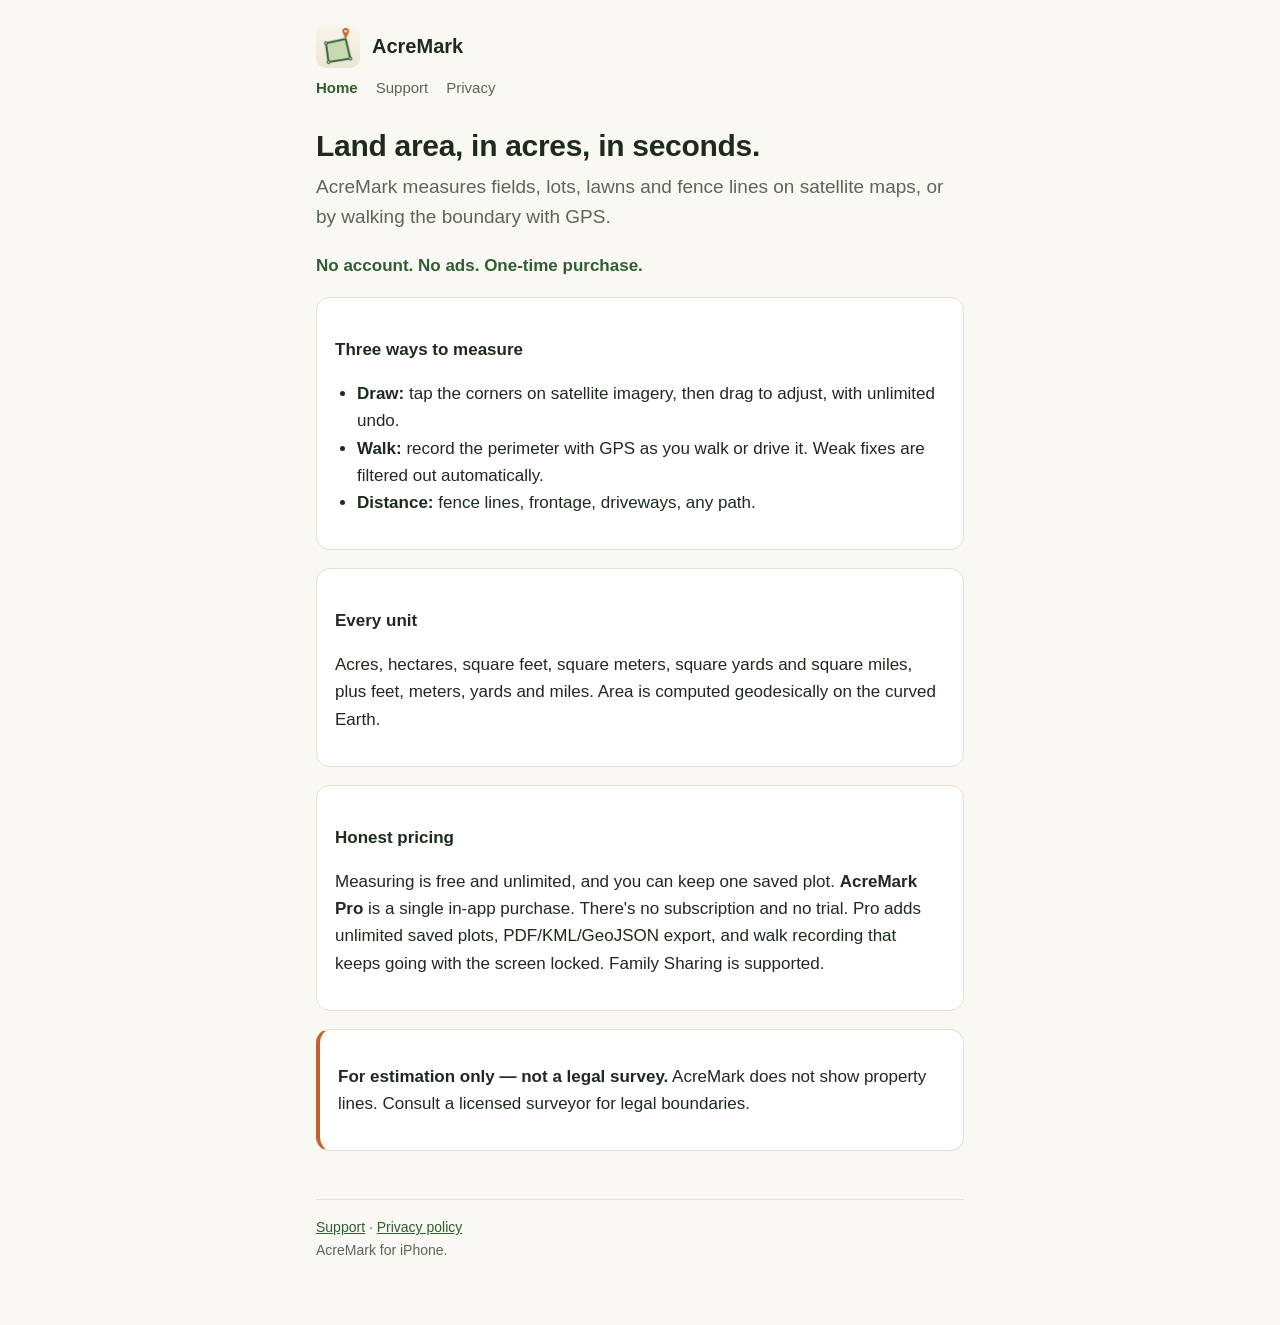
<file: index.html>
<!doctype html>
<html lang="en">
<head>
<meta charset="utf-8">
<meta name="viewport" content="width=device-width, initial-scale=1">
<title>AcreMark: Land Area Measure</title>
<meta name="description" content="Measure acres, hectares and fence lines on satellite maps or by walking the boundary. No account. No ads. One-time purchase.">
<link rel="icon" href="icon.png">
<link rel="apple-touch-icon" href="icon.png">
<link rel="stylesheet" href="style.css">
</head>
<body>
<main>
  <header class="site"><img src="icon.png" alt=""><a href="./">AcreMark</a></header>
  <nav><a href="./" aria-current="page">Home</a><a href="support.html">Support</a><a href="privacy.html">Privacy</a></nav>

  <h1>Land area, in acres, in seconds.</h1>
  <p class="lead">AcreMark measures fields, lots, lawns and fence lines on satellite maps, or by walking the boundary with GPS.</p>
  <p class="pitch">No account. No ads. One-time purchase.</p>

  <div class="card">
    <h3>Three ways to measure</h3>
    <ul>
      <li><strong>Draw:</strong> tap the corners on satellite imagery, then drag to adjust, with unlimited undo.</li>
      <li><strong>Walk:</strong> record the perimeter with GPS as you walk or drive it. Weak fixes are filtered out automatically.</li>
      <li><strong>Distance:</strong> fence lines, frontage, driveways, any path.</li>
    </ul>
  </div>

  <div class="card">
    <h3>Every unit</h3>
    <p>Acres, hectares, square feet, square meters, square yards and square miles, plus feet, meters, yards and miles. Area is computed geodesically on the curved Earth.</p>
  </div>

  <div class="card">
    <h3>Honest pricing</h3>
    <p>Measuring is free and unlimited, and you can keep one saved plot. <strong>AcreMark Pro</strong> is a single in-app purchase. There's no subscription and no trial. Pro adds unlimited saved plots, PDF/KML/GeoJSON export, and walk recording that keeps going with the screen locked. Family Sharing is supported.</p>
  </div>

  <div class="card note">
    <p><strong>For estimation only — not a legal survey.</strong> AcreMark does not show property lines. Consult a licensed surveyor for legal boundaries.</p>
  </div>

  <footer>
    <a href="support.html">Support</a> · <a href="privacy.html">Privacy policy</a><br>
    AcreMark for iPhone.
  </footer>
</main>
</body>
</html>
</file>
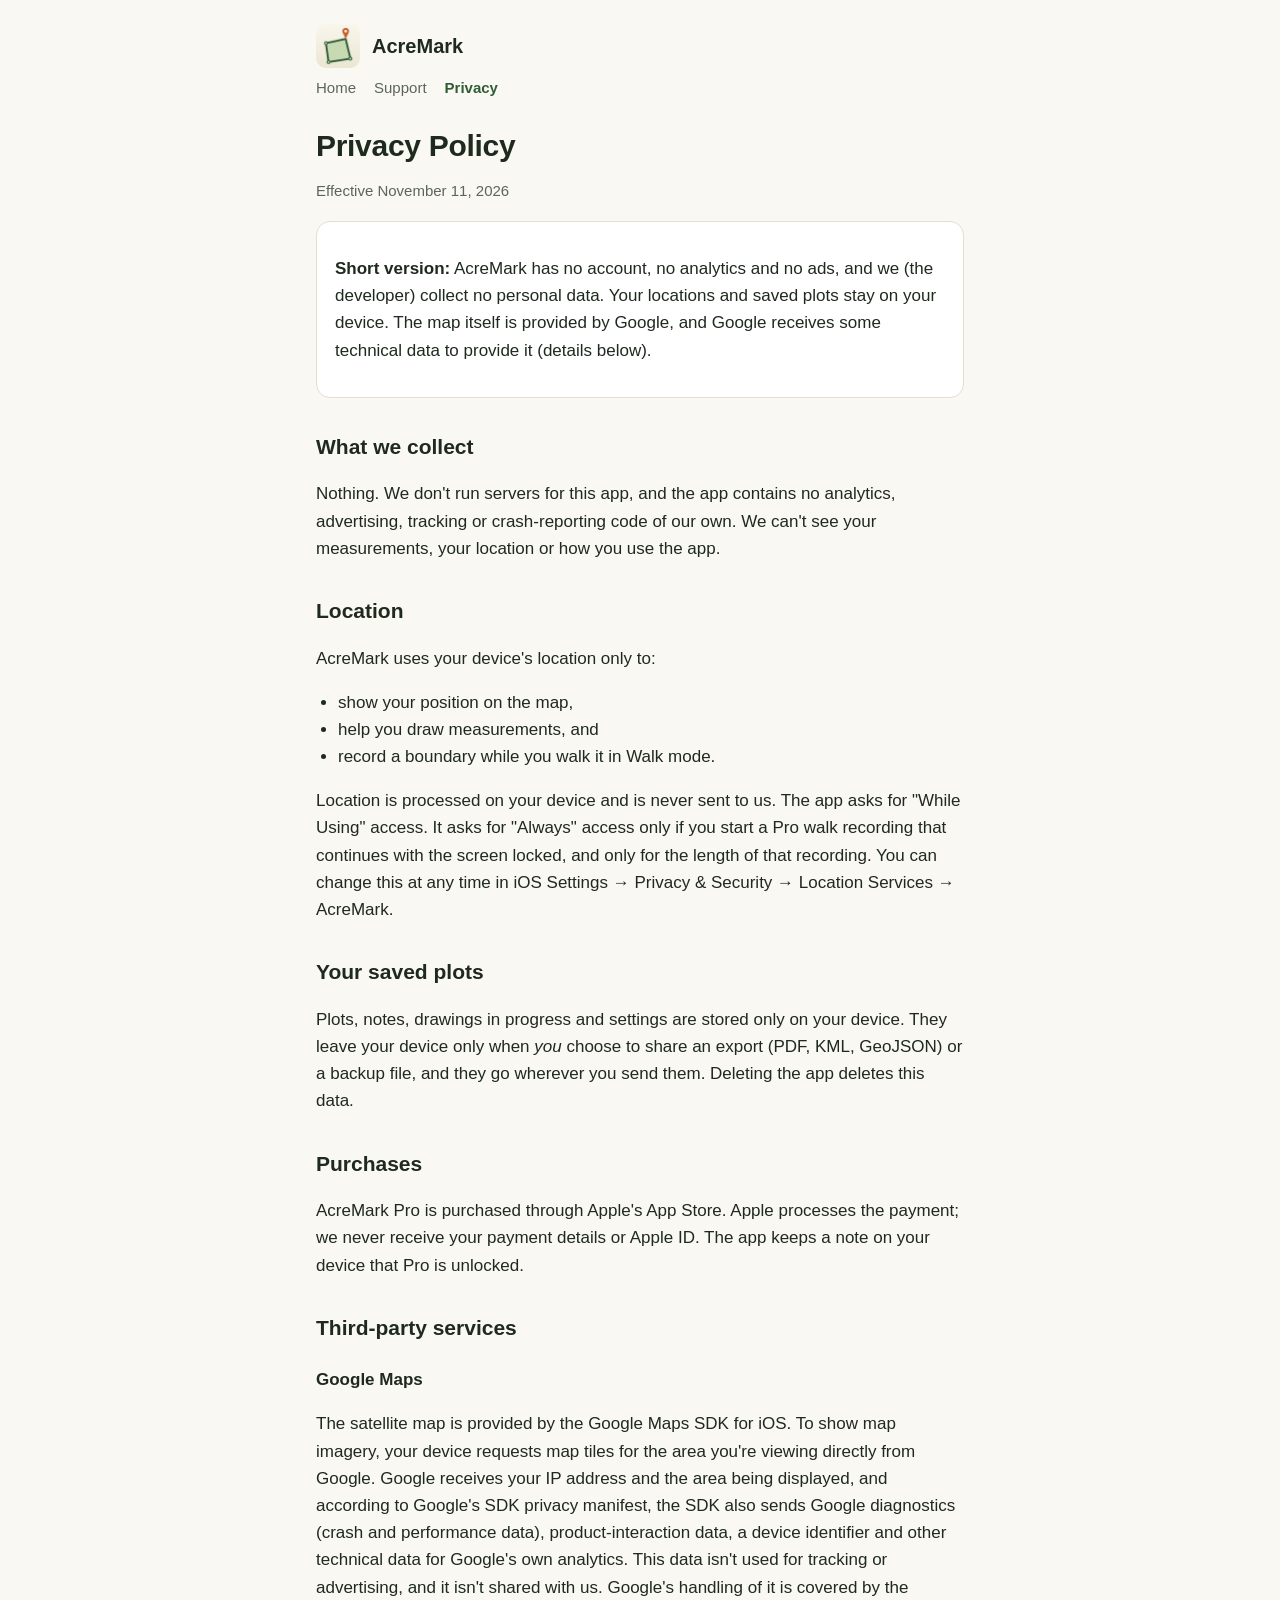
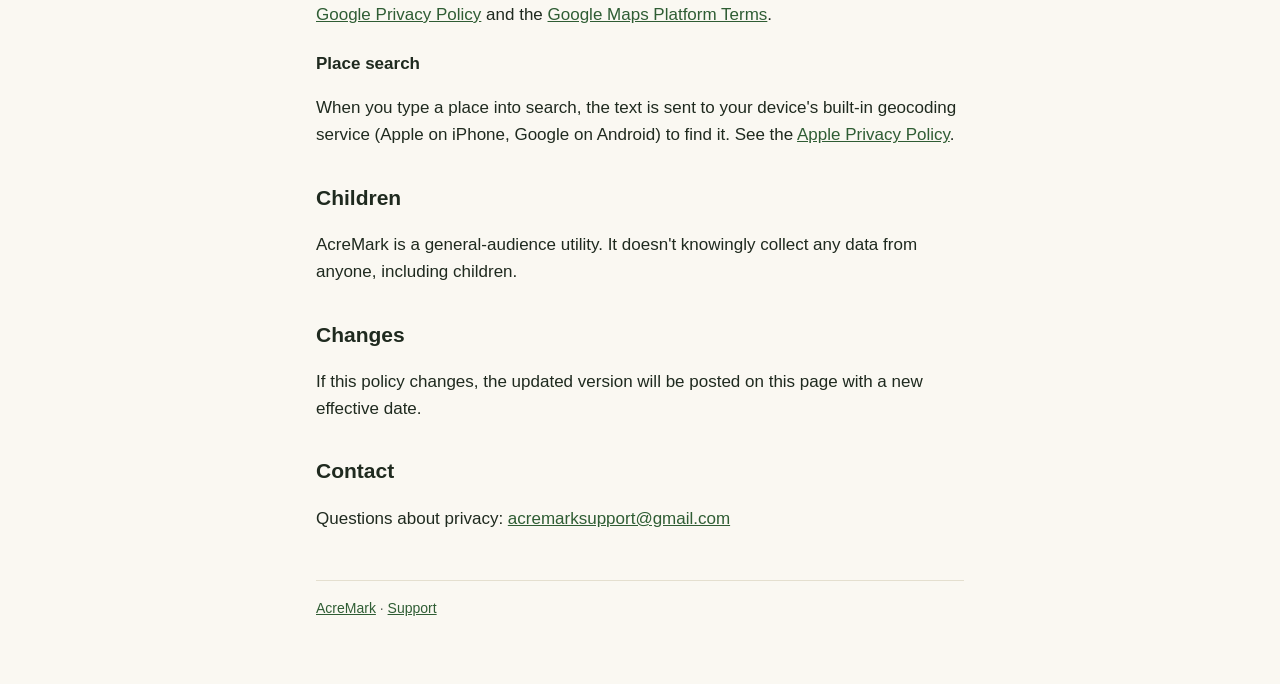
<file: privacy.html>
<!doctype html>
<html lang="en">
<head>
<meta charset="utf-8">
<meta name="viewport" content="width=device-width, initial-scale=1">
<title>AcreMark Privacy Policy</title>
<link rel="icon" href="icon.png">
<link rel="stylesheet" href="style.css">
</head>
<body>
<main>
  <header class="site"><img src="icon.png" alt=""><a href="./">AcreMark</a></header>
  <nav><a href="./">Home</a><a href="support.html">Support</a><a href="privacy.html" aria-current="page">Privacy</a></nav>

  <h1>Privacy Policy</h1>
  <p class="muted">Effective November 11, 2026</p>

  <div class="card">
    <p><strong>Short version:</strong> AcreMark has no account, no analytics and no ads, and we (the developer) collect no personal data. Your locations and saved plots stay on your device. The map itself is provided by Google, and Google receives some technical data to provide it (details below).</p>
  </div>

  <h2>What we collect</h2>
  <p>Nothing. We don't run servers for this app, and the app contains no analytics, advertising, tracking or crash-reporting code of our own. We can't see your measurements, your location or how you use the app.</p>

  <h2>Location</h2>
  <p>AcreMark uses your device's location only to:</p>
  <ul>
    <li>show your position on the map,</li>
    <li>help you draw measurements, and</li>
    <li>record a boundary while you walk it in Walk mode.</li>
  </ul>
  <p>Location is processed on your device and is never sent to us. The app asks for "While Using" access. It asks for "Always" access only if you start a Pro walk recording that continues with the screen locked, and only for the length of that recording. You can change this at any time in iOS Settings → Privacy &amp; Security → Location Services → AcreMark.</p>

  <h2>Your saved plots</h2>
  <p>Plots, notes, drawings in progress and settings are stored only on your device. They leave your device only when <em>you</em> choose to share an export (PDF, KML, GeoJSON) or a backup file, and they go wherever you send them. Deleting the app deletes this data.</p>

  <h2>Purchases</h2>
  <p>AcreMark Pro is purchased through Apple's App Store. Apple processes the payment; we never receive your payment details or Apple ID. The app keeps a note on your device that Pro is unlocked.</p>

  <h2>Third-party services</h2>
  <h3>Google Maps</h3>
  <p>The satellite map is provided by the Google Maps SDK for iOS. To show map imagery, your device requests map tiles for the area you're viewing directly from Google. Google receives your IP address and the area being displayed, and according to Google's SDK privacy manifest, the SDK also sends Google diagnostics (crash and performance data), product-interaction data, a device identifier and other technical data for Google's own analytics. This data isn't used for tracking or advertising, and it isn't shared with us. Google's handling of it is covered by the <a href="https://policies.google.com/privacy">Google Privacy Policy</a> and the <a href="https://cloud.google.com/maps-platform/terms">Google Maps Platform Terms</a>.</p>
  <h3>Place search</h3>
  <p>When you type a place into search, the text is sent to your device's built-in geocoding service (Apple on iPhone, Google on Android) to find it. See the <a href="https://www.apple.com/legal/privacy/">Apple Privacy Policy</a>.</p>

  <h2>Children</h2>
  <p>AcreMark is a general-audience utility. It doesn't knowingly collect any data from anyone, including children.</p>

  <h2>Changes</h2>
  <p>If this policy changes, the updated version will be posted on this page with a new effective date.</p>

  <h2>Contact</h2>
  <p>Questions about privacy: <a href="mailto:acremarksupport@gmail.com">acremarksupport@gmail.com</a></p>

  <footer><a href="./">AcreMark</a> · <a href="support.html">Support</a></footer>
</main>
</body>
</html>
</file>
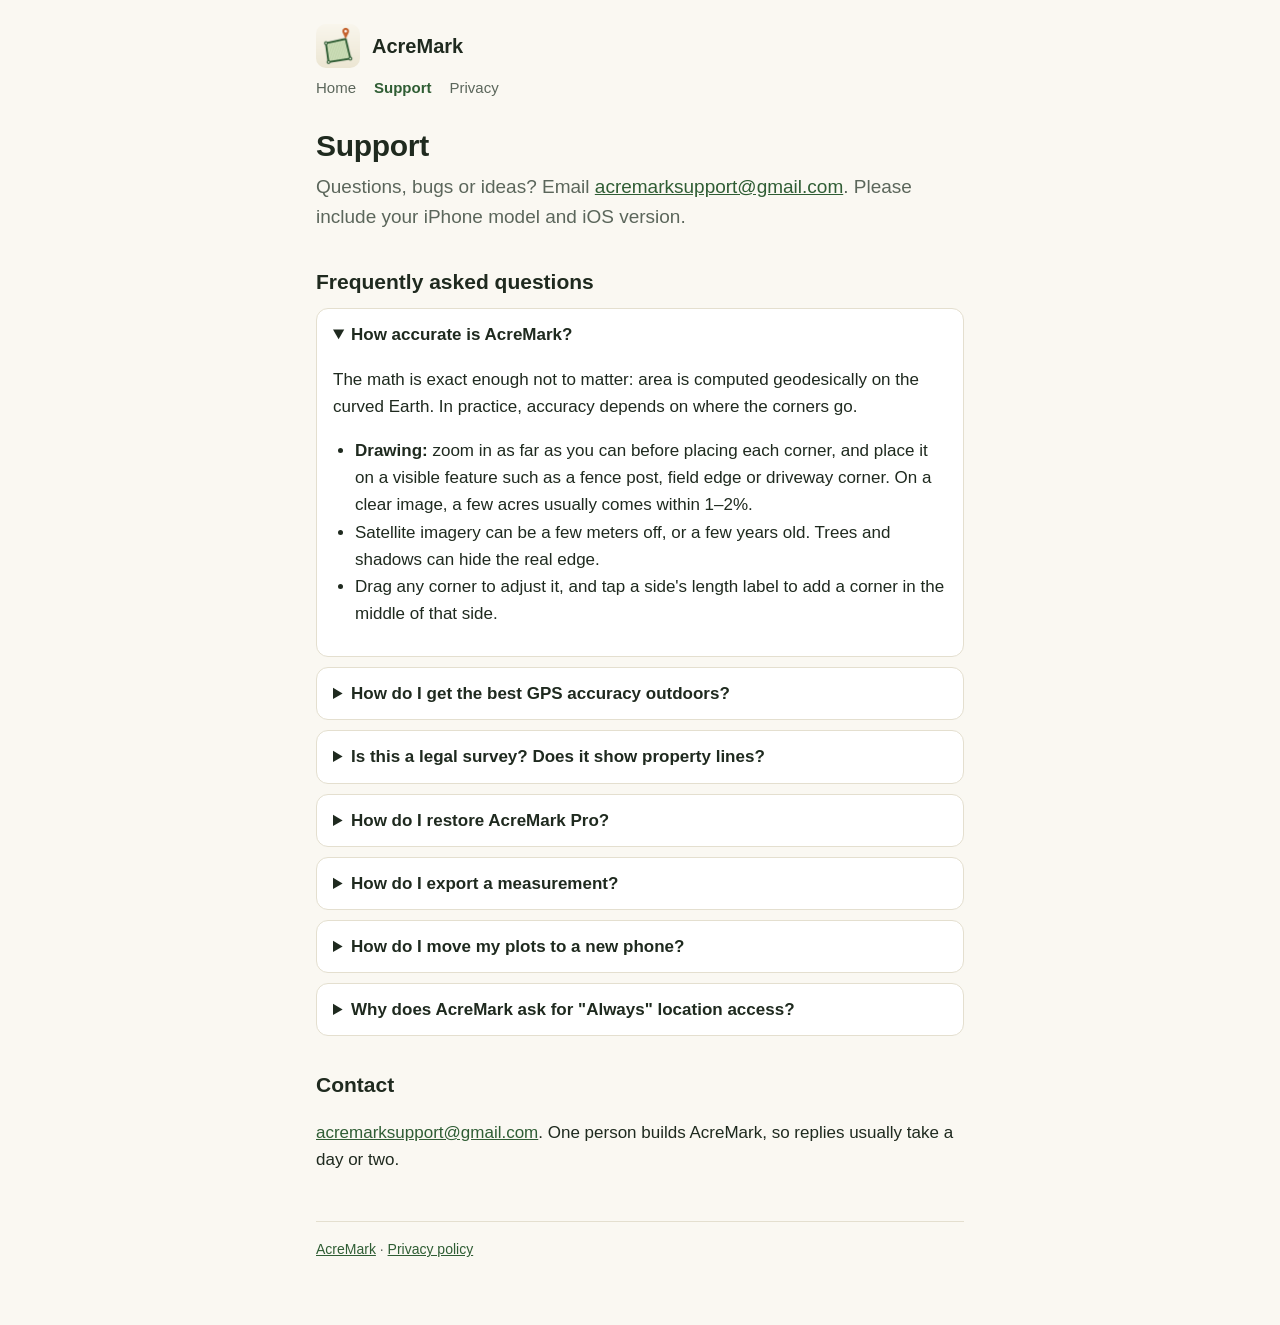
<file: support.html>
<!doctype html>
<html lang="en">
<head>
<meta charset="utf-8">
<meta name="viewport" content="width=device-width, initial-scale=1">
<title>AcreMark Support</title>
<link rel="icon" href="icon.png">
<link rel="stylesheet" href="style.css">
</head>
<body>
<main>
  <header class="site"><img src="icon.png" alt=""><a href="./">AcreMark</a></header>
  <nav><a href="./">Home</a><a href="support.html" aria-current="page">Support</a><a href="privacy.html">Privacy</a></nav>

  <h1>Support</h1>
  <p class="lead">Questions, bugs or ideas? Email <a href="mailto:acremarksupport@gmail.com">acremarksupport@gmail.com</a>. Please include your iPhone model and iOS version.</p>

  <h2>Frequently asked questions</h2>

  <details open>
    <summary>How accurate is AcreMark?</summary>
    <p>The math is exact enough not to matter: area is computed geodesically on the curved Earth. In practice, accuracy depends on where the corners go.</p>
    <ul>
      <li><strong>Drawing:</strong> zoom in as far as you can before placing each corner, and place it on a visible feature such as a fence post, field edge or driveway corner. On a clear image, a few acres usually comes within 1–2%.</li>
      <li>Satellite imagery can be a few meters off, or a few years old. Trees and shadows can hide the real edge.</li>
      <li>Drag any corner to adjust it, and tap a side's length label to add a corner in the middle of that side.</li>
    </ul>
  </details>

  <details>
    <summary>How do I get the best GPS accuracy outdoors?</summary>
    <ul>
      <li>Before you start, wait a few seconds for the GPS dot in Walk mode. <strong>Green</strong> (±10 m or better) is ideal. <strong>Yellow</strong> (±10–25 m, common near buildings and trees) still records, and AcreMark smooths those readings. <strong>Red</strong> means the signal is too weak, and points are skipped until it improves.</li>
      <li>Stay under open sky. Buildings, tall trees and steep valleys reduce accuracy.</li>
      <li>Walk at a steady pace, hold the phone up rather than in a back pocket, and finish where you started.</li>
      <li>AcreMark automatically skips fixes worse than ±25 m, weights the rest by their accuracy, and ignores the jitter from standing still. Use <em>Pause</em> when you detour around an obstacle.</li>
      <li>If the app says <em>Precise Location is off</em>, turn it on in iOS Settings → AcreMark → Location. Without it, GPS is only accurate to about 1 km.</li>
      <li>Phone GPS is typically good to ±3–5 m. On a 1-acre plot that's roughly ±3–6% of the area; on 10+ acres it's about ±1–2%. Walking the boundary twice and comparing is a good check.</li>
    </ul>
  </details>

  <details>
    <summary>Is this a legal survey? Does it show property lines?</summary>
    <p><strong>No.</strong> AcreMark is for estimation only and is not a legal survey. It does not show property lines or parcel boundaries. For legal boundaries, deeds, disputes or construction, consult a licensed land surveyor.</p>
  </details>

  <details>
    <summary>How do I restore AcreMark Pro?</summary>
    <p>Open <strong>Settings → Restore Purchases</strong> while signed in to the App Store with the Apple ID that bought Pro. Pro also works for members of your Family Sharing group. Restoring is free, and you never need to buy Pro twice.</p>
  </details>

  <details>
    <summary>How do I export a measurement?</summary>
    <p>With Pro, open a measurement, tap <strong>Export</strong> in the bottom panel, then choose:</p>
    <ul>
      <li><strong>PDF report:</strong> a satellite snapshot, area in every unit, side lengths, coordinates, date and notes.</li>
      <li><strong>KML:</strong> opens in Google Earth.</li>
      <li><strong>GeoJSON:</strong> for GIS tools and geojson.io.</li>
    </ul>
    <p>The iOS share sheet then lets you save the file to Files, AirDrop it, email it, and so on.</p>
  </details>

  <details>
    <summary>How do I move my plots to a new phone?</summary>
    <p>Go to <strong>Settings → Export backup file</strong> and save it to iCloud Drive. On the new phone, use <strong>Settings → Import backup file</strong>. Plots are merged, and nothing is overwritten with older data. Plots are stored only on your device, so delete the app only after you've made a backup.</p>
  </details>

  <details>
    <summary>Why does AcreMark ask for "Always" location access?</summary>
    <p>Only when you start a Pro walk recording, so recording can continue with the screen locked. If you decline, everything else still works, but recording pauses while the app is in the background.</p>
  </details>

  <h2>Contact</h2>
  <p><a href="mailto:acremarksupport@gmail.com">acremarksupport@gmail.com</a>. One person builds AcreMark, so replies usually take a day or two.</p>

  <footer><a href="./">AcreMark</a> · <a href="privacy.html">Privacy policy</a></footer>
</main>
</body>
</html>
</file>
<file: style.css>
:root {
  --bg: #faf8f2; --surface: #ffffff; --text: #1f2a1f; --muted: #5b665b;
  --accent: #2f5d34; --accent-2: #c4622d; --border: #e4dfcf;
  color-scheme: light;
}
@media (prefers-color-scheme: dark) {
  :root:not([data-theme="light"]) {
    --bg: #121612; --surface: #1b211b; --text: #e8ece6; --muted: #a4afa3;
    --accent: #8cc28f; --accent-2: #e88a55; --border: #2c352c;
    color-scheme: dark;
  }
}
* { box-sizing: border-box; }
html { -webkit-text-size-adjust: 100%; }
body {
  margin: 0; background: var(--bg); color: var(--text);
  font: 17px/1.6 -apple-system, BlinkMacSystemFont, "Segoe UI", Roboto, Helvetica, Arial, sans-serif;
}
main { max-width: 680px; margin: 0 auto; padding: 24px 16px 64px; }
header.site { display: flex; align-items: center; gap: 12px; margin-bottom: 8px; }
header.site img { width: 44px; height: 44px; border-radius: 10px; }
header.site a { color: var(--text); text-decoration: none; font-weight: 700; font-size: 20px; }
nav { display: flex; gap: 18px; flex-wrap: wrap; margin: 4px 0 28px; font-size: 15px; }
nav a { color: var(--muted); text-decoration: none; }
nav a[aria-current] { color: var(--accent); font-weight: 600; }
h1 { font-size: 30px; line-height: 1.2; margin: 0 0 8px; letter-spacing: -0.01em; }
h2 { font-size: 21px; margin: 32px 0 6px; }
h3 { font-size: 17px; margin: 22px 0 4px; }
p, li { color: var(--text); }
.lead { font-size: 19px; color: var(--muted); margin-top: 0; }
.muted { color: var(--muted); font-size: 15px; }
a { color: var(--accent); }
ul { padding-left: 22px; }
.card {
  background: var(--surface); border: 1px solid var(--border); border-radius: 14px;
  padding: 16px 18px; margin: 18px 0;
}
.pitch { font-weight: 700; color: var(--accent); }
.note { border-left: 4px solid var(--accent-2); }
details { background: var(--surface); border: 1px solid var(--border); border-radius: 12px; padding: 12px 16px; margin: 10px 0; }
summary { cursor: pointer; font-weight: 600; }
details[open] summary { margin-bottom: 6px; }
footer { margin-top: 48px; font-size: 14px; color: var(--muted); border-top: 1px solid var(--border); padding-top: 16px; }
</file>
